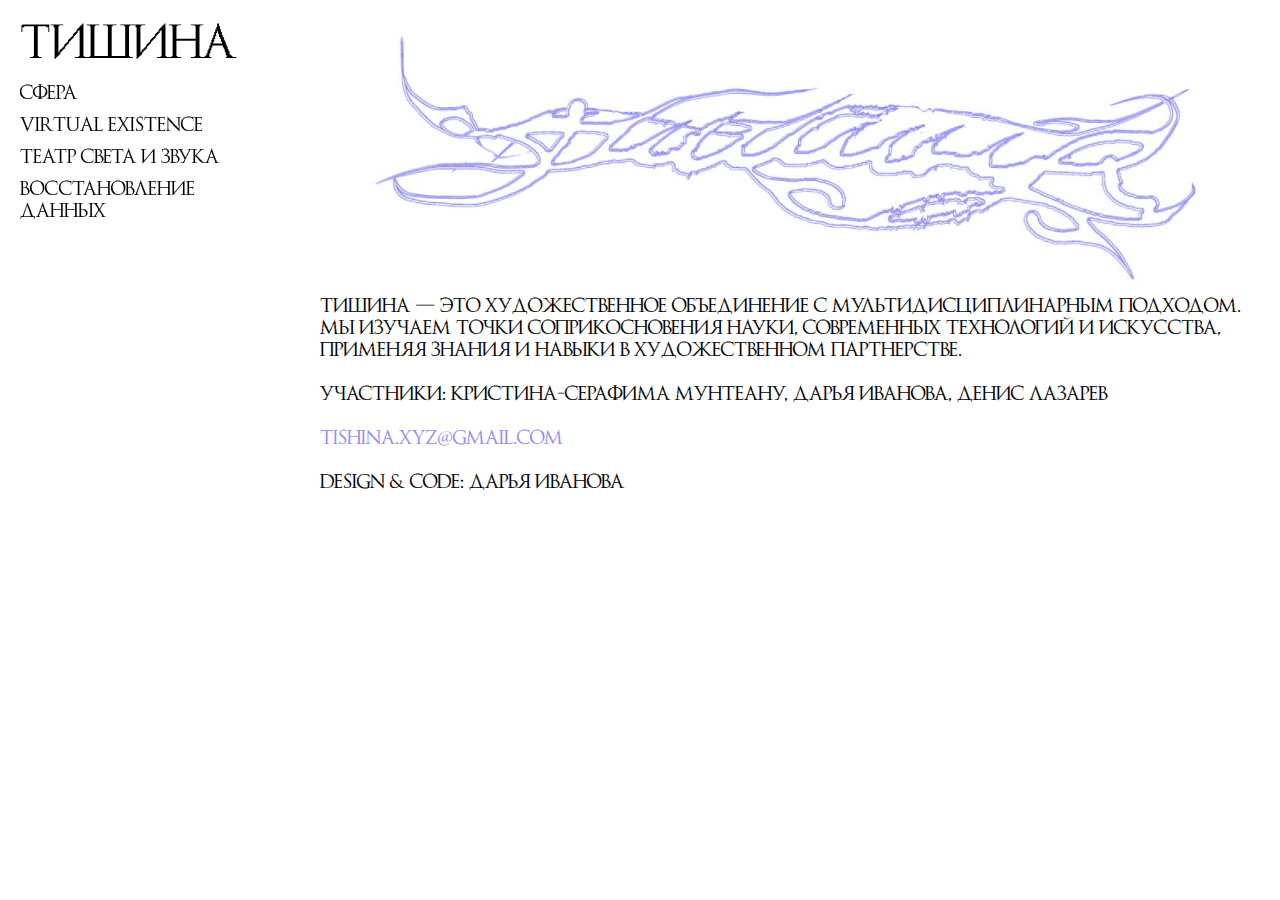
<file: index.html>
<!DOCTYPE html>
<html lang="en">
<head>
    <meta charset="UTF-8">
    <meta name="viewport" content="width=device-width, initial-scale=1.0">
    <title>tishina</title>
    <!-- <link rel="stylesheet" href="style.css"> -->
    <link rel="stylesheet" href="gpt.css">
    <link rel="icon" type="image/png" href="/img/favicon.pngs">
</head>
<body>
    <nav class="sidebar">
        <div><A HREF="index.html"><p class="class2">ТИШИНА</p></A></div>
        <div><A HREF="sphere.html">сфера</A></div>
        <div><A HREF="virtual-existence.html">virtual existence</A></div>
        <div><A HREF="arkh-theatre.html">театр света и звука</A></div>
        <div><A HREF="data-recovery.html">восстановление данных</A></div>
    </nav>
    
    <main class="content">
            <img src="img/logo.png" height="400"/> <br>
            Тишина — это художественное объединение с мультидисциплинарным подходом.
            Мы изучаем точки соприкосновения науки, современных технологий и искусства, 
            применяя знания и навыки в художественном партнерстве.
            <br><br>
            Участники: Кристина-Серафима Мунтеану, Дарья Иванова, Денис Лазарев 
            <br><br>
            <a href="mailto:tishina.xyz@gmail.com">tishina.xyz@gmail.com</a>

            <!-- Team: Darja Ivanova, Seraphima Satellite, Denis Lazarev -->
            <br><br>
            Design & Code: Дарья Иванова
    </main>
</body>
</html>
</file>
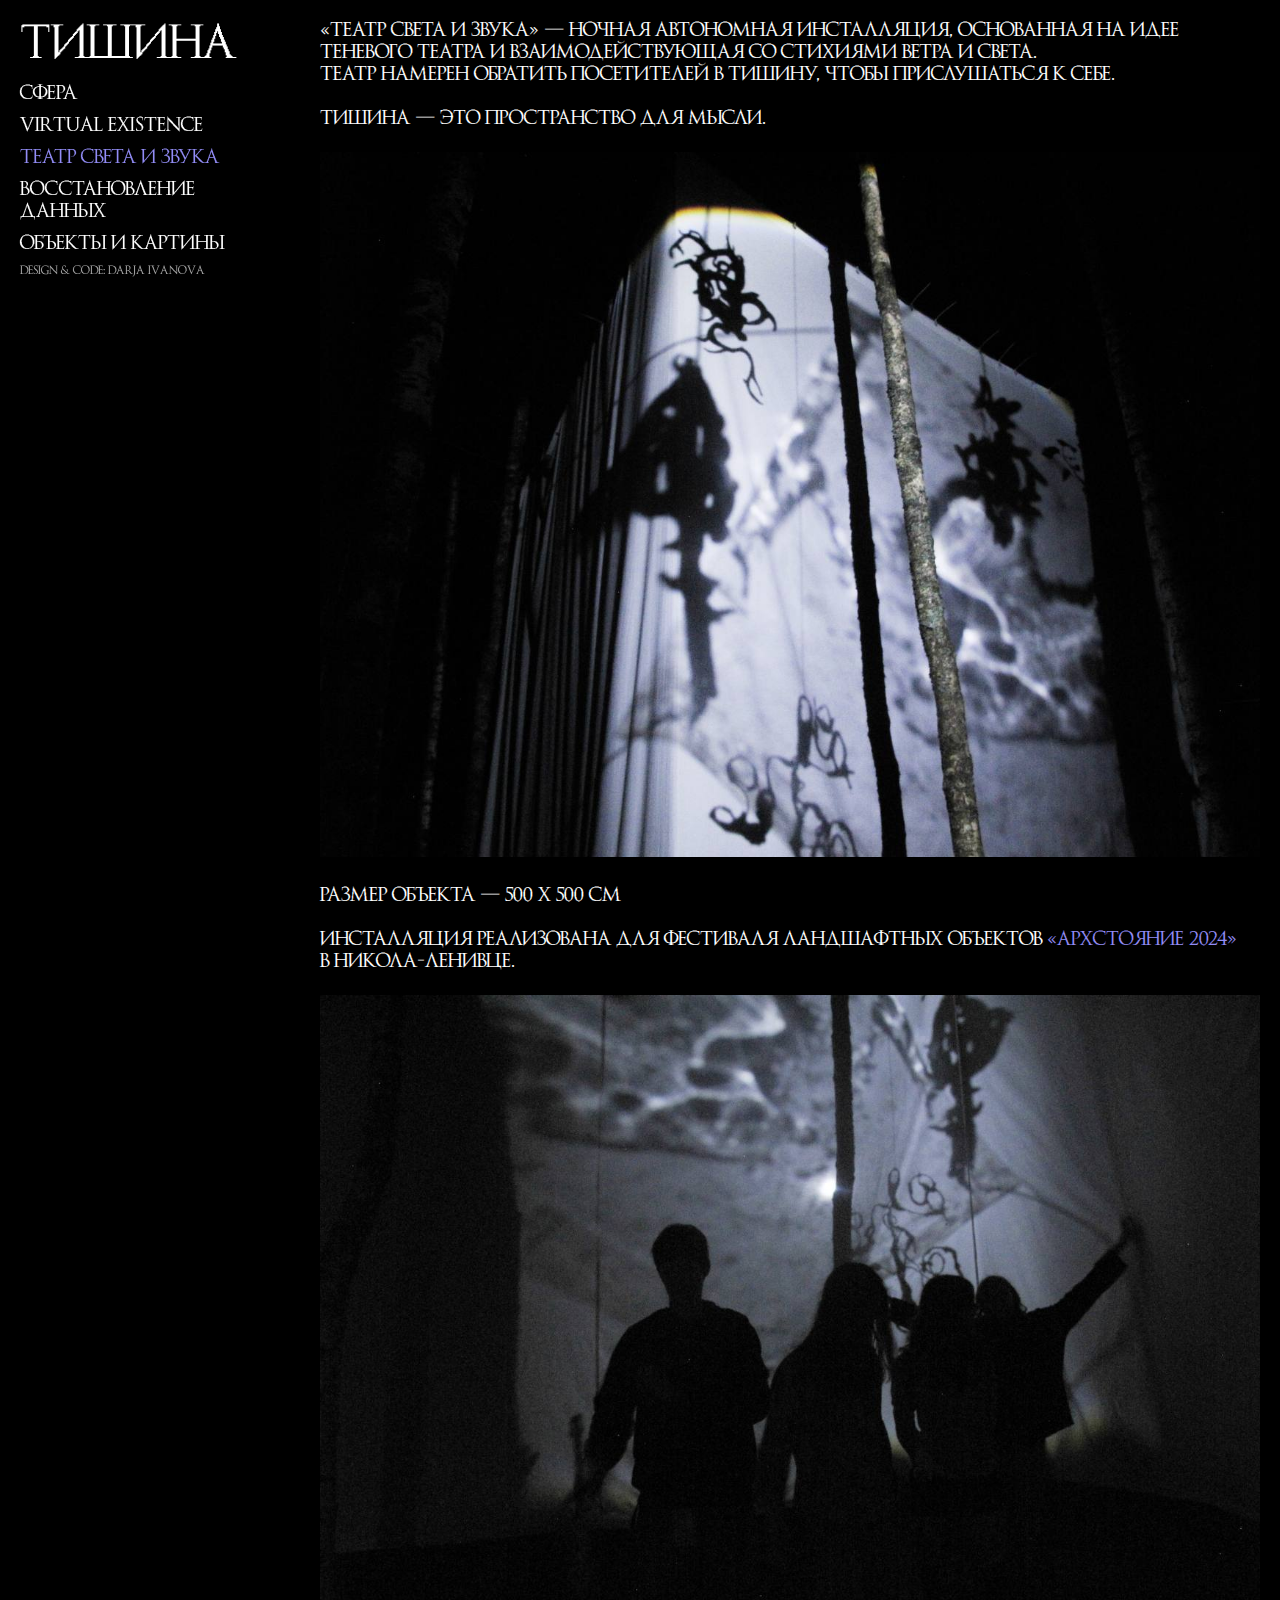
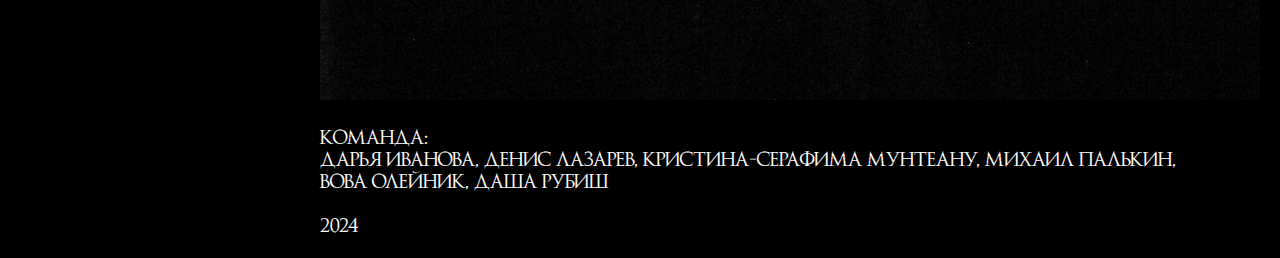
<file: arkh-theatre.html>
<!DOCTYPE html>
<html lang="en">
<head>
    <meta charset="UTF-8">
    <meta name="viewport" content="width=device-width, initial-scale=1.0">
    <title>Theatre</title>
    <!-- <link rel="stylesheet" href="style.css"> -->
    
    <link rel="stylesheet" href="inverted.css">
    <link rel="stylesheet" href="gpt.css">
    <link rel="icon" type="image/png" href="img/favicon3.png">
</head>
<body class="inverted">
    <nav class="sidebar"> 
        <div><A HREF="index.html" class="logo"><p class="class2">ТИШИНА</p></A></div>
        <div><A HREF="sphere.html">сфера</A></div>
        <div><A HREF="virtual-existence.html">virtual existence</A></div>
        <div><A HREF="arkh-theatre.html"class="active">театр света и звука</A></div>
        <div><A HREF="data-recovery.html">восстановление данных</A></div>
        <div><A HREF="paintings.html">объекты и картины</A></div>
        <p style="font-size: 12px; color: #cccccc; white-space: nowrap;">  
            <a href="https://www.behance.net/saehel"
               target="_blank"
               style="color: #aaaaaa; text-decoration: none;"
               onmouseover="this.style.color='#000';"
               onmouseout="this.style.color='#aaaaaa';">
               Design & Code: Darja Ivanova
            </a>
          </p>
    </nav>
    <main class="content">
        «театр света и звука» — ночная автономная инсталляция, основанная на идее теневого театра 
        и взаимодействующая со стихиями ветра и света. <br>
        театр намерен обратить посетителей в тишину, чтобы прислушаться к себе. 
        <br><br>
        тишина — это пространство для мысли.
        <br><br>
        <img src="img/arkh/arkh_main.jpg" alt="arkhstoyanie Theatre" width="100%"/> <br>
        <br>
        Размер объекта — 500 х 500 см 
        <br><br>
        Инсталляция реализована для фестиваля ландшафтных объектов 
        <A HREF="arkh-theatre.html"class="active">«Архстояние 2024»</A> в Никола-Ленивце.
        <br><br>
        <img src="img/arkh/last.jpg" alt="arkhstoyanie Theatre" width="100%"/> 
        <br><br>
        команда: <br>
        Дарья Иванова,
        Денис Лазарев,
        Кристина-Серафима Мунтеану,
        Михаил Палькин,
        Вова Олейник,
        Даша Рубиш
        <br><br>
        2024
    </main>
           
</body>
</html>
</file>
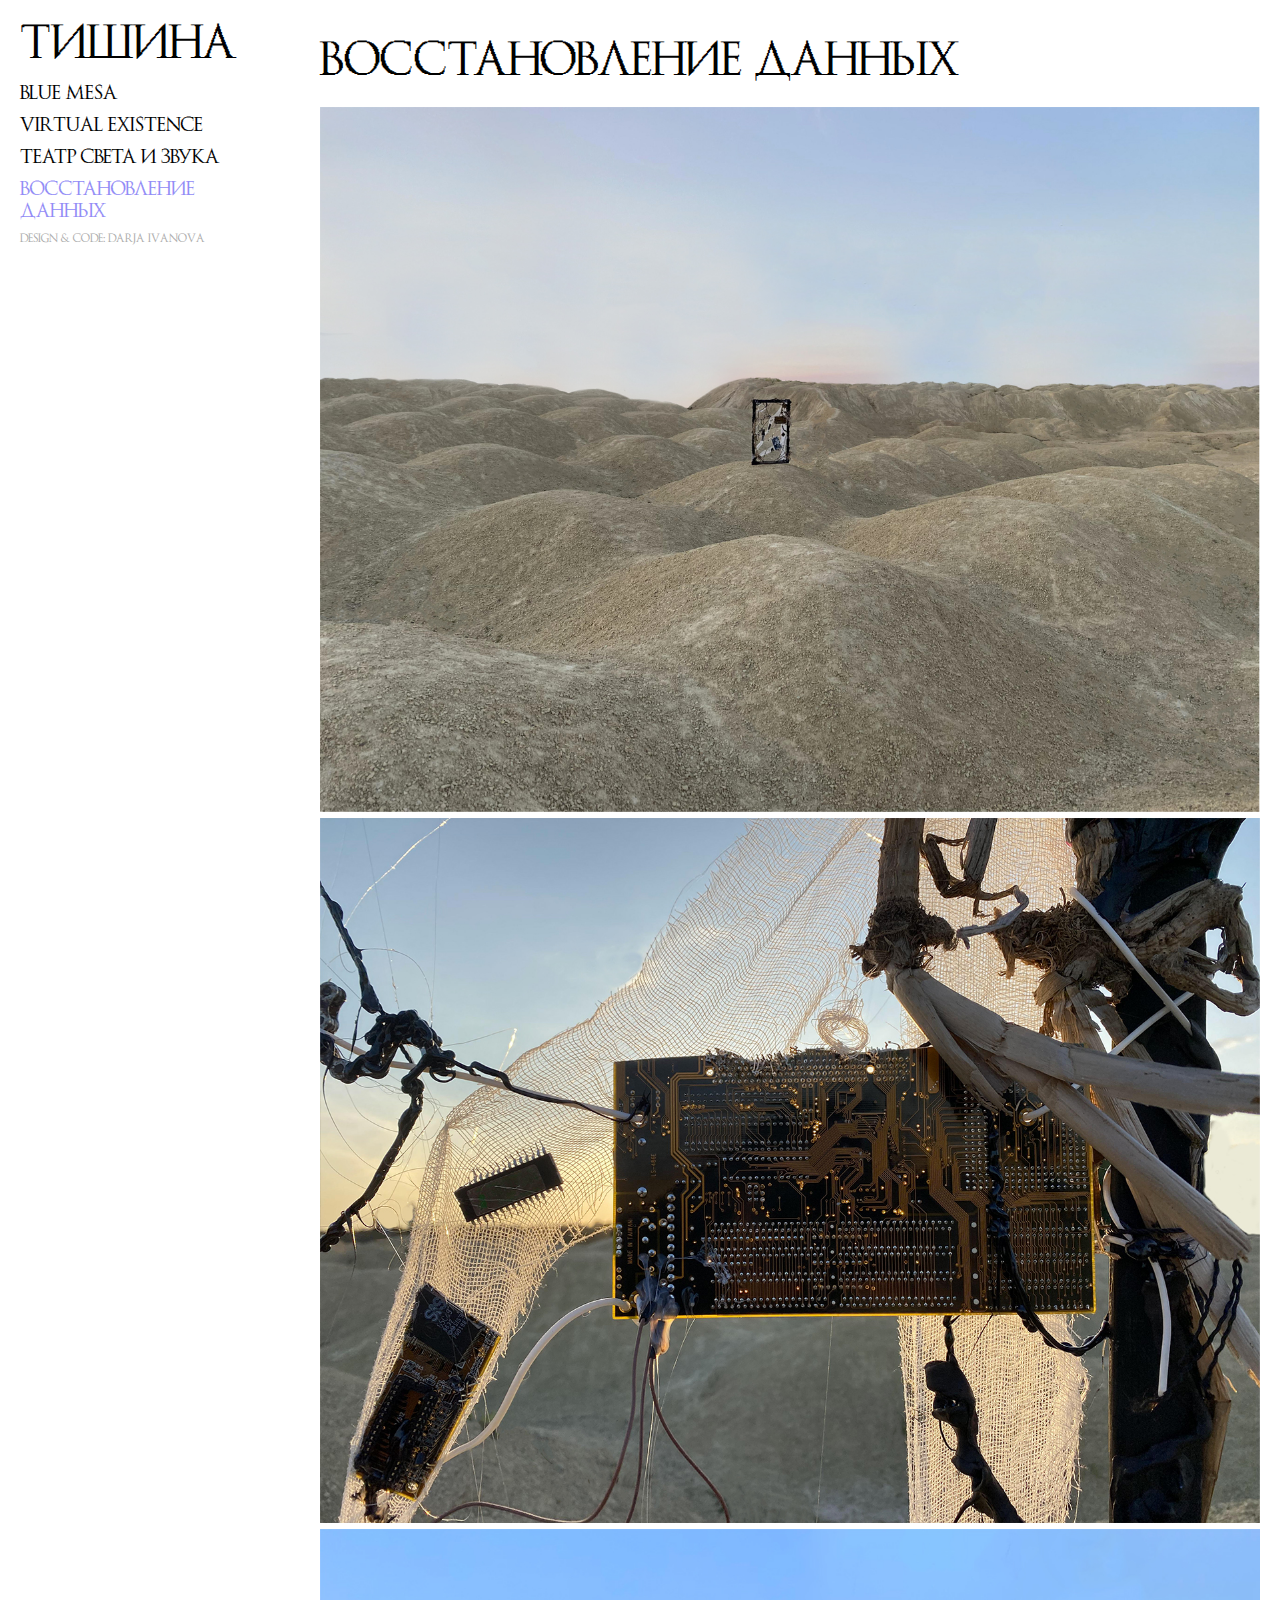
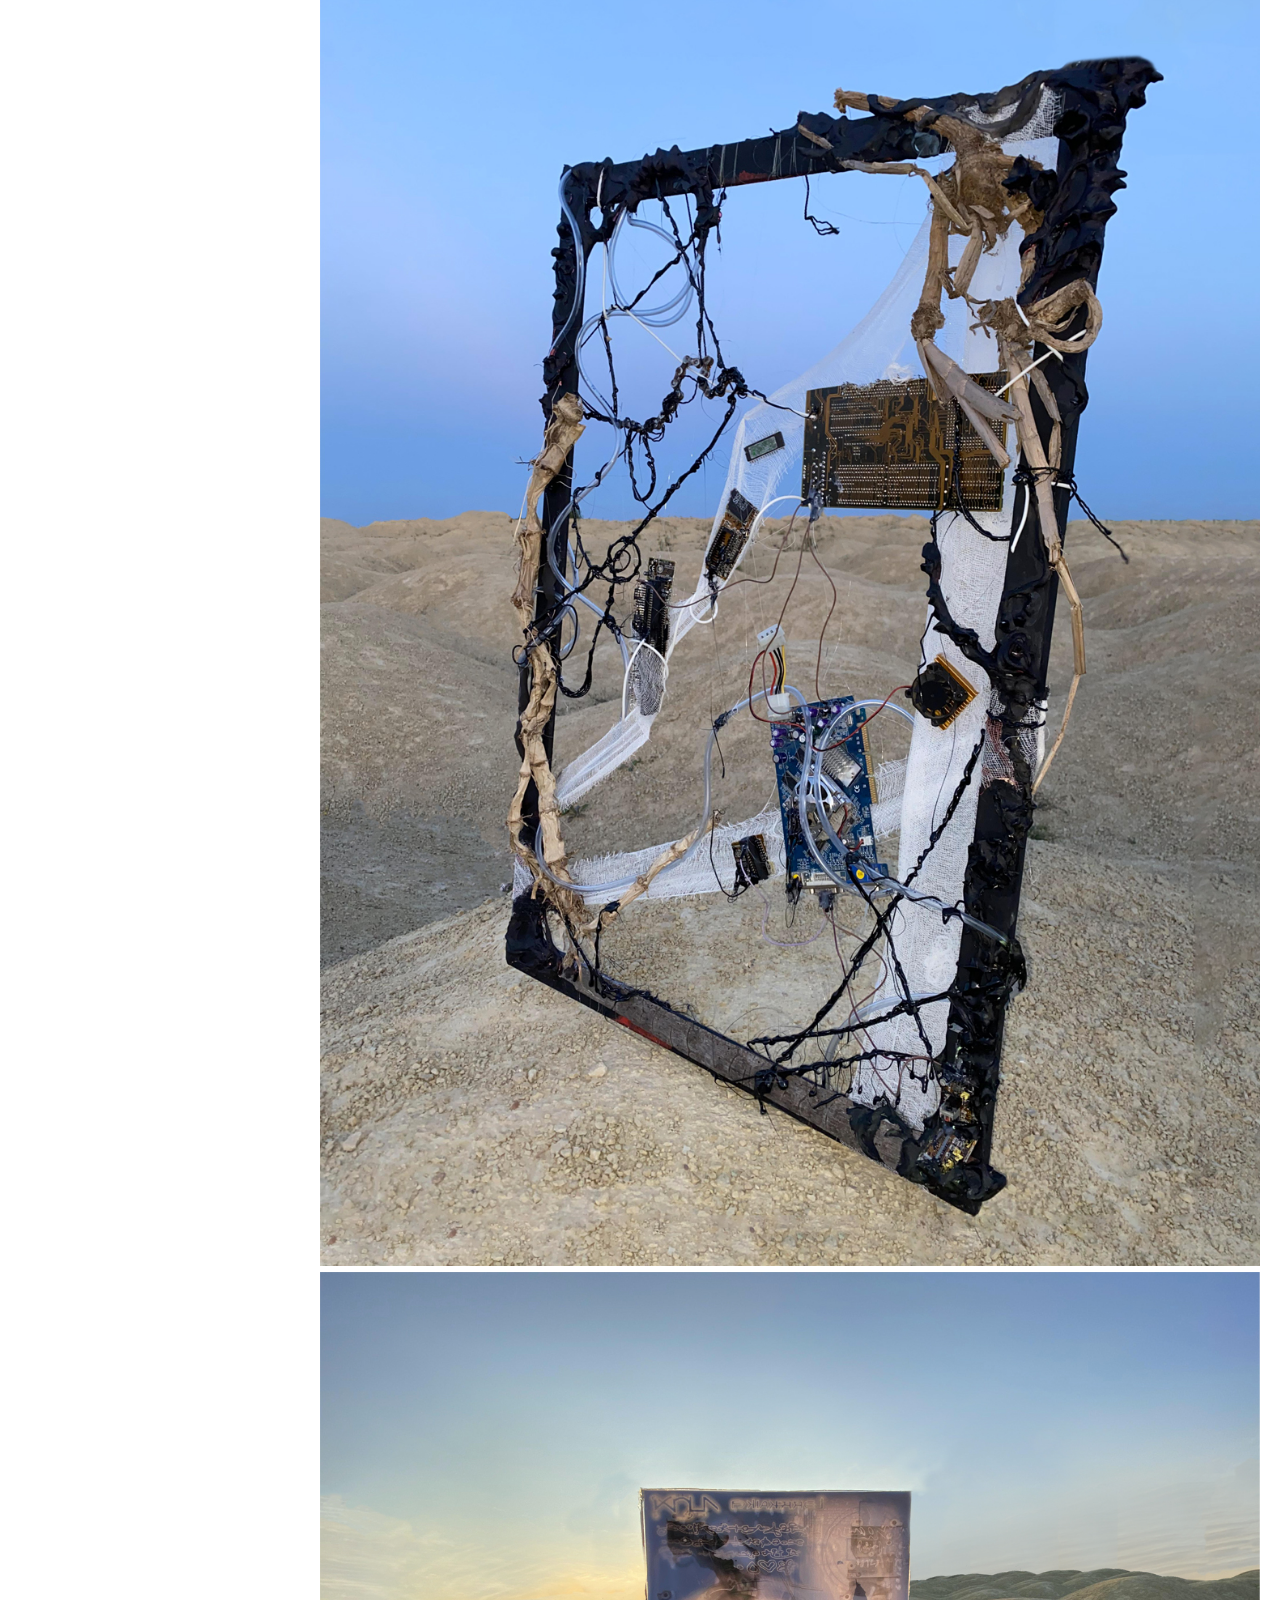
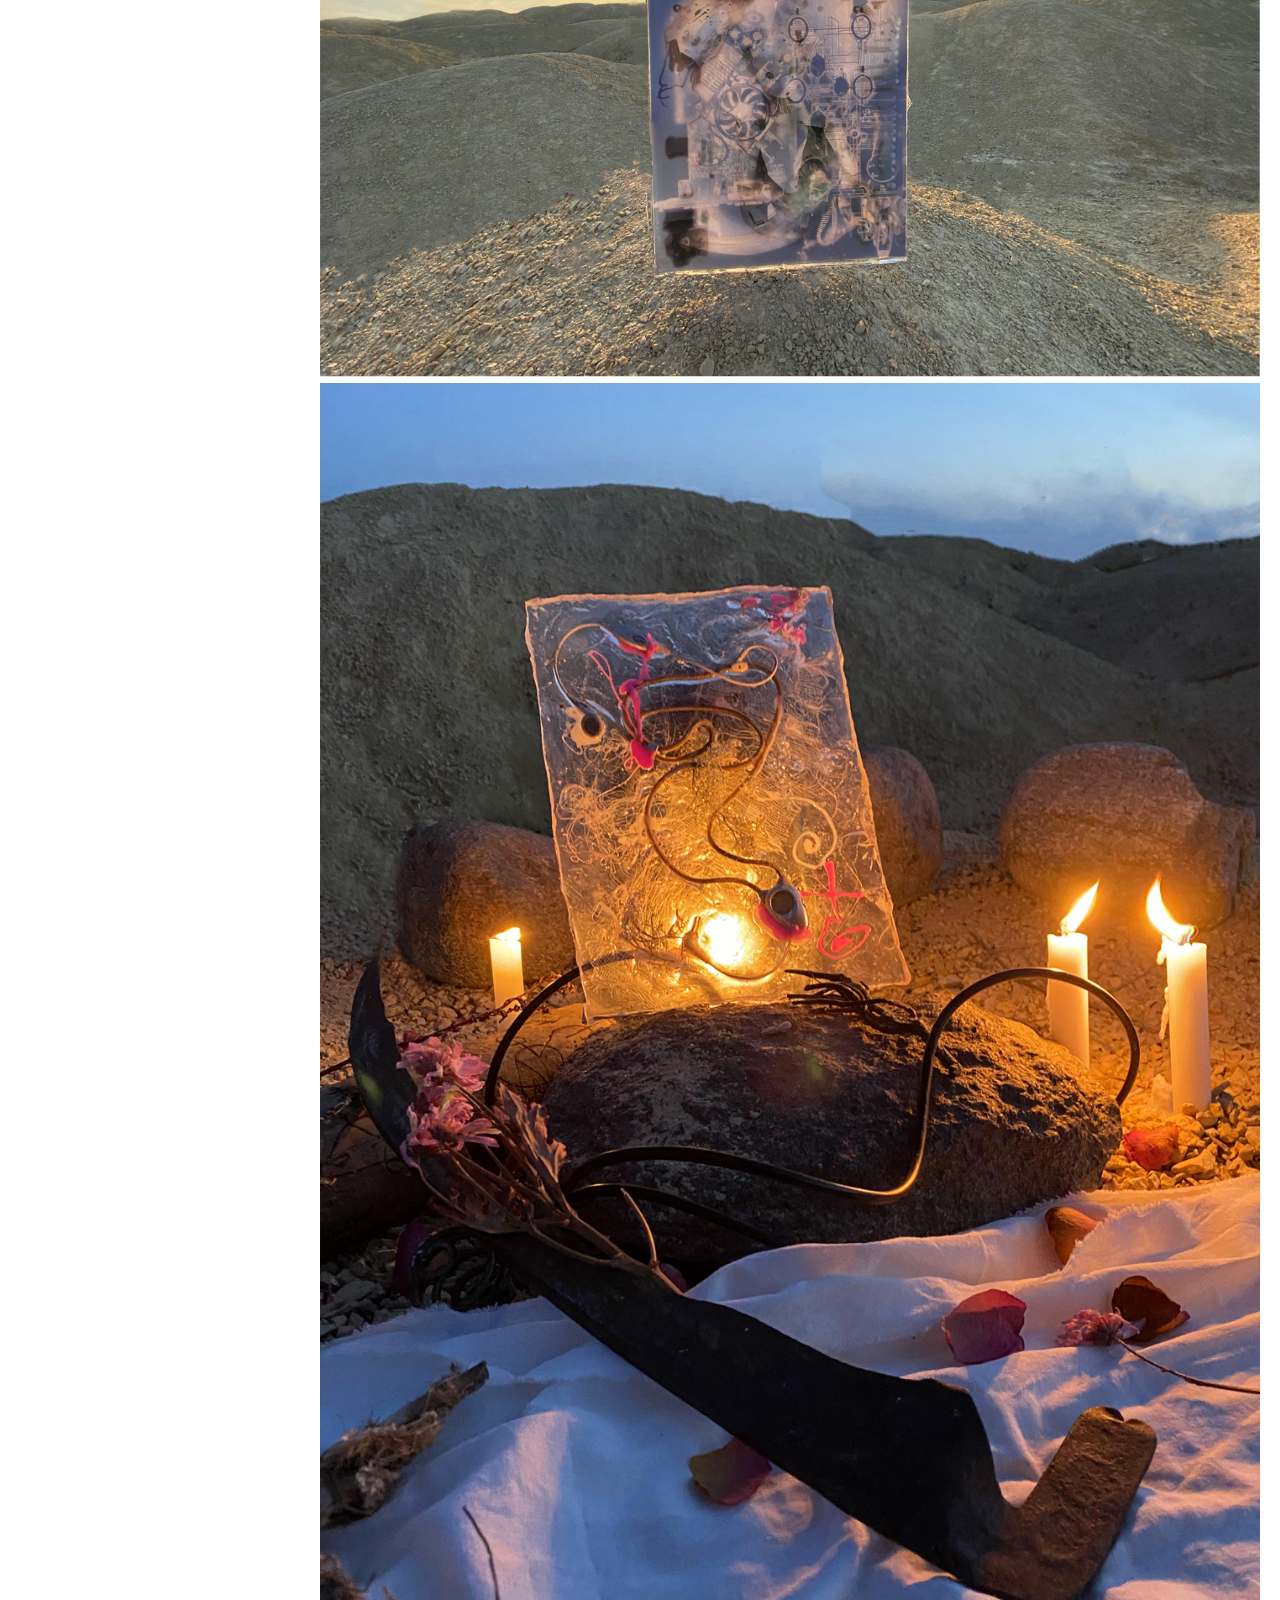
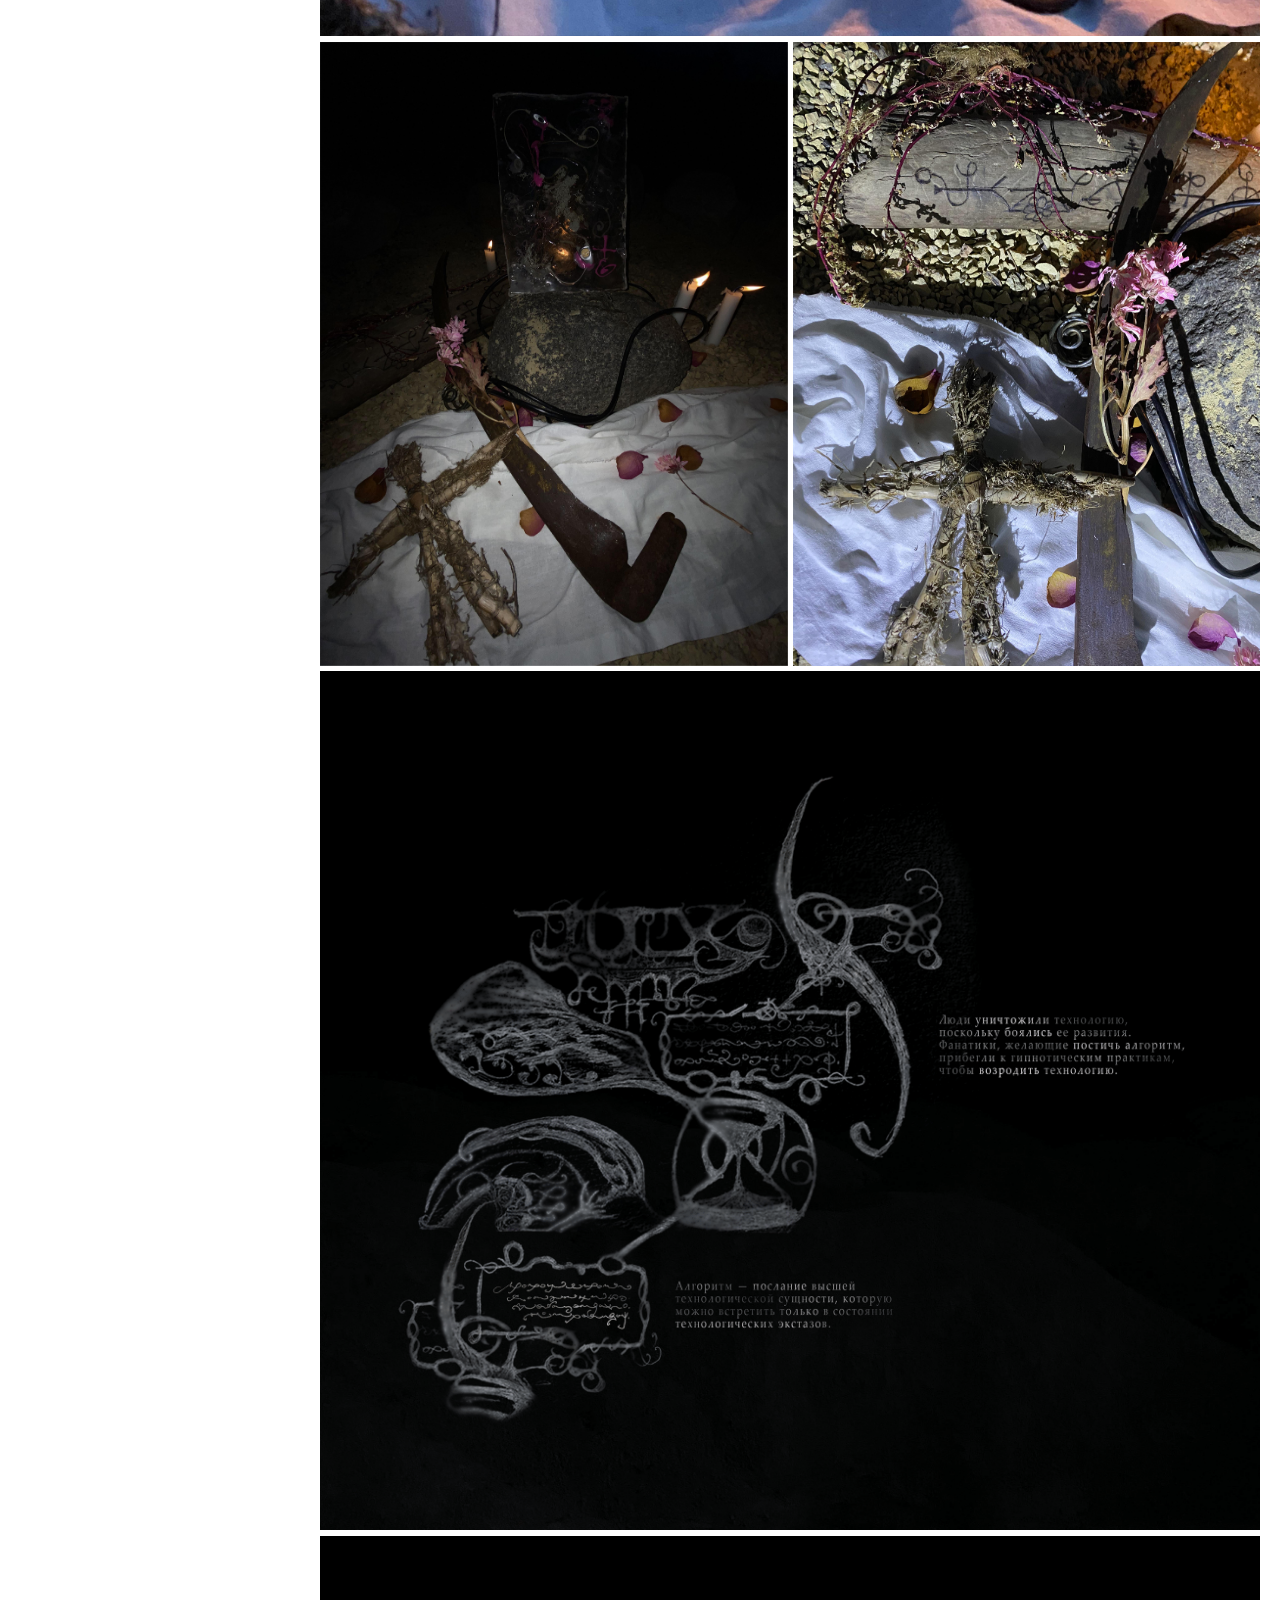
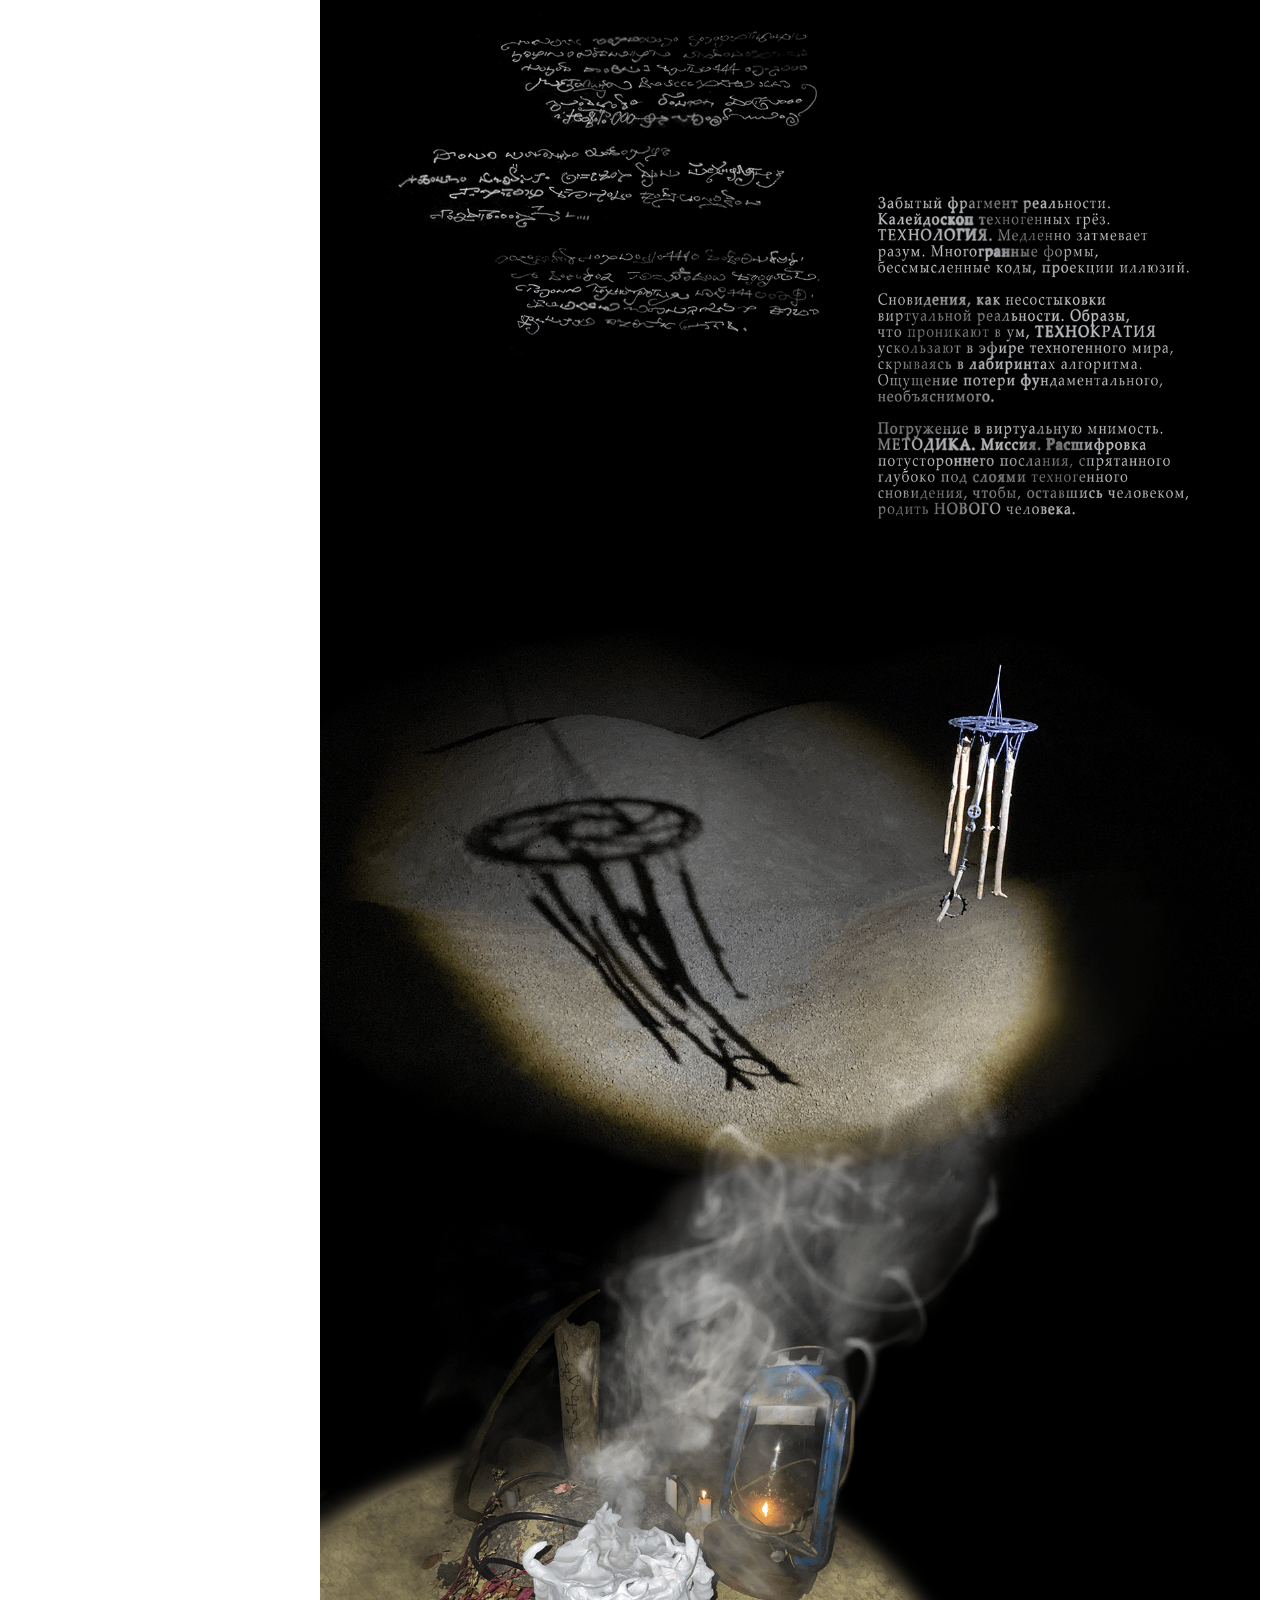
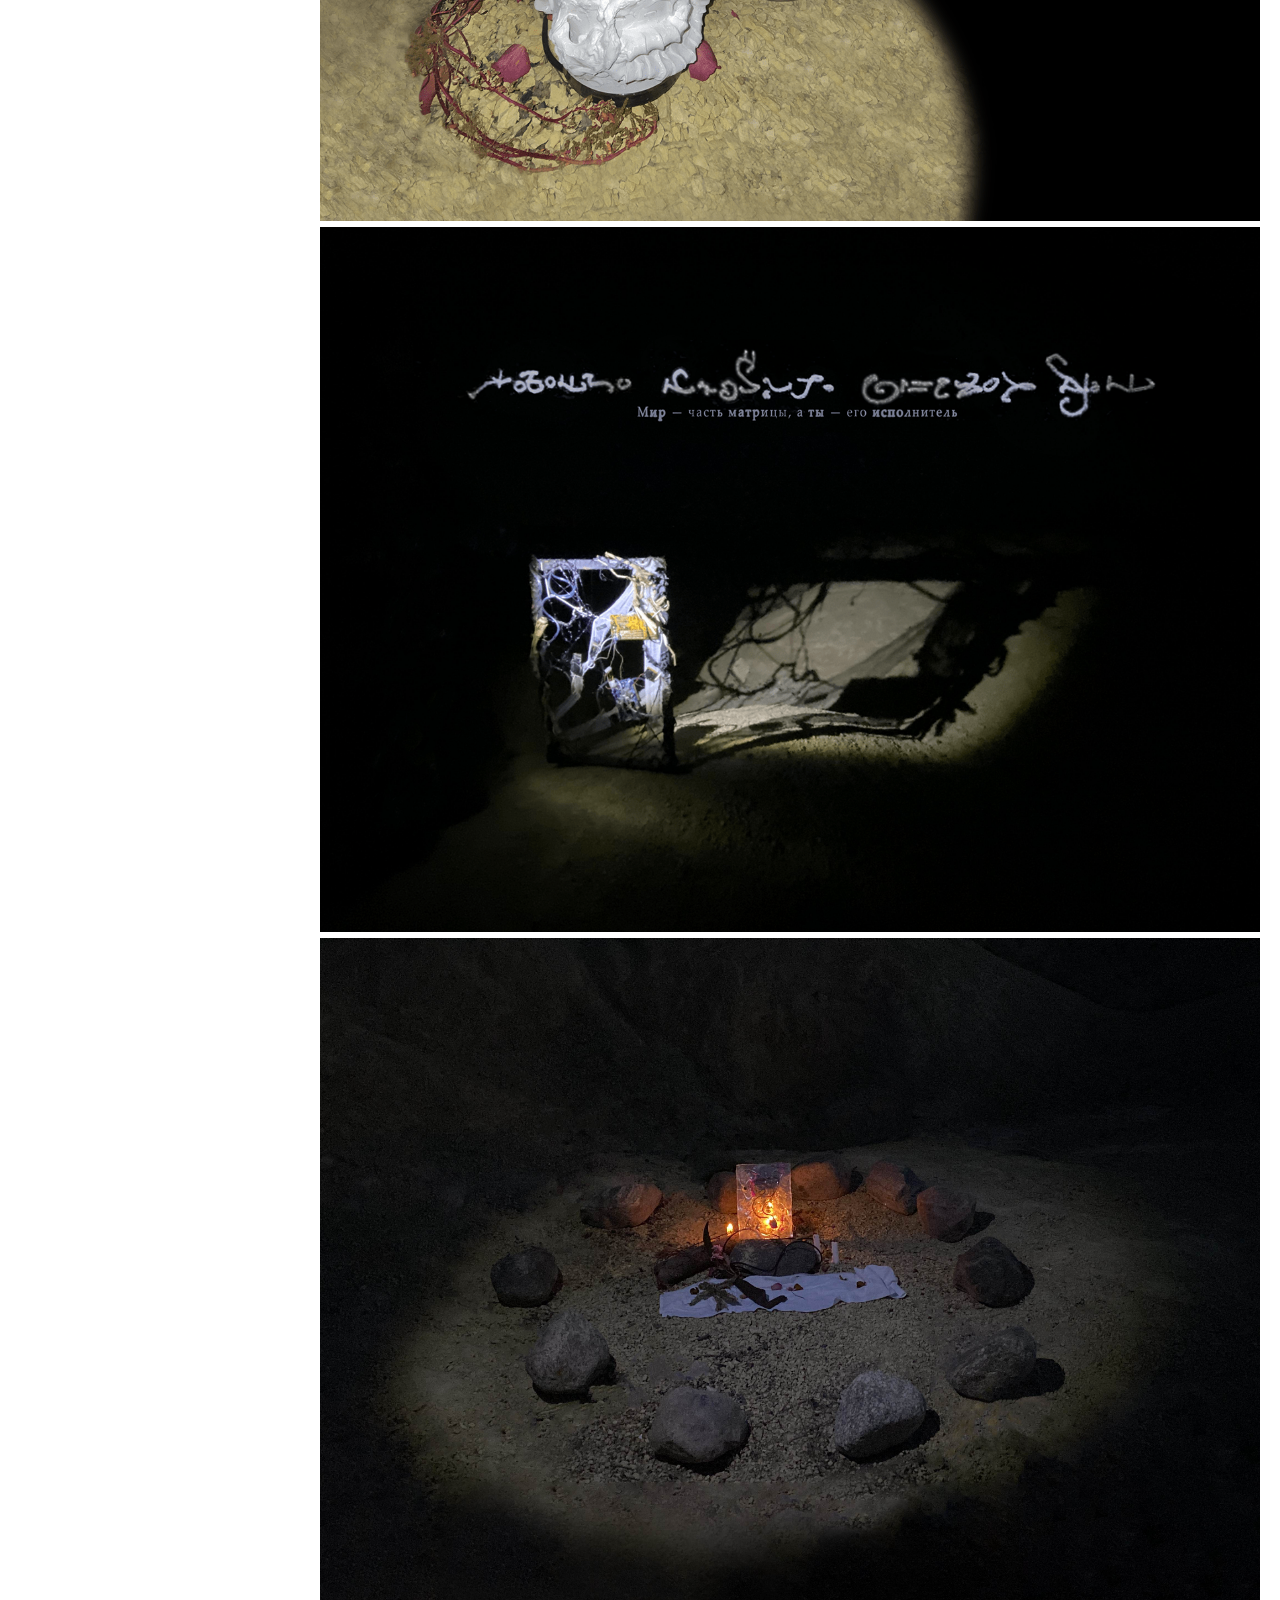
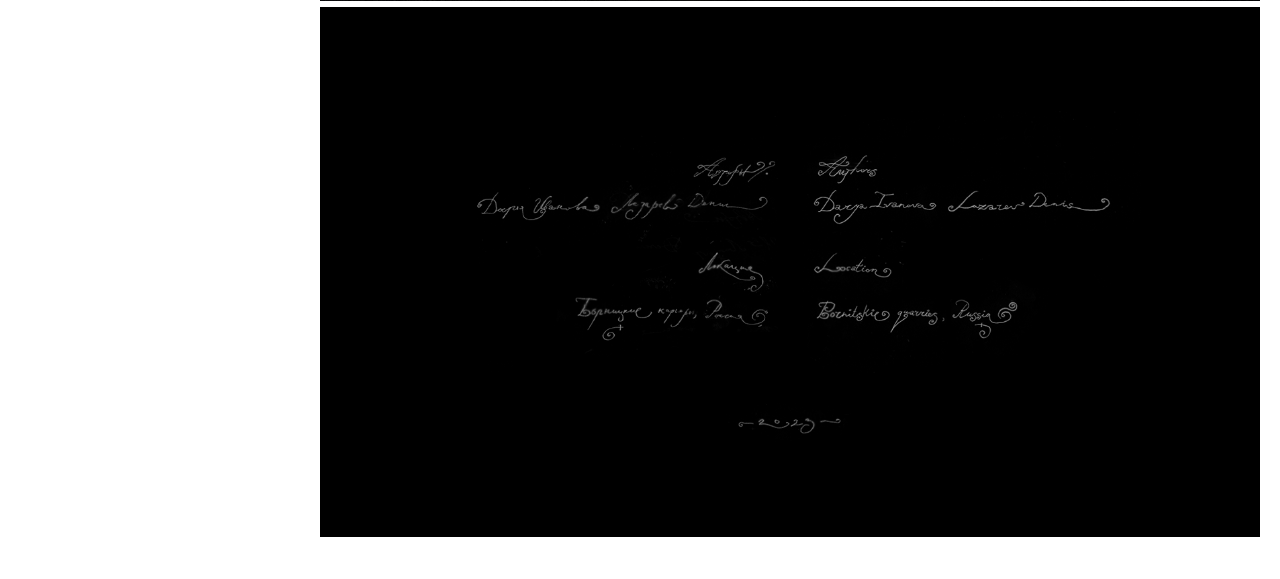
<file: data-recovery.html>
<!DOCTYPE html>
<html lang="en">
<head>
    <meta charset="UTF-8">
    <meta name="viewport" content="width=device-width, initial-scale=1.0">
    <title>Восстановление Данных</title>
    <!-- <link rel="stylesheet" href="style.css"> -->
    <link rel="stylesheet" href="gpt.css">
    <link rel="stylesheet" href="inverted-recovery.css">
    <link rel="icon" type="image/png" href="img/favicon3.png">
    
</head>
<body>
    <nav class="sidebar"> 
        <div><A HREF="index.html" class="logo"><p class="class2">ТИШИНА</p></A></div>
        <!-- <div><A HREF="sphere.html">сфера</A></div> -->
        <div><A HREF="blue-mesa.html">blue mesa</A></div>
        <div><A HREF="virtual-existence.html">virtual existence</A></div>
        <div><A HREF="arkh-theatre.html">театр света и звука</A></div>
        <div><A HREF="data-recovery.html"class="active">восстановление данных</A></div>
        <!-- <div><A HREF="paintings.html">объекты и картины</A></div> -->
        <p style="font-size: 12px; color: #cccccc; white-space: nowrap;">  
            <a href="https://www.behance.net/saehel"
               target="_blank"
               style="color: #aaaaaa; text-decoration: none;"
               onmouseover="this.style.color='#000';"
               onmouseout="this.style.color='#aaaaaa';">
               Design & Code: Darja Ivanova
            </a>
          </p>
    </nav>
    <main class="content">
        <p class="class2">восстановление данных</p>

        <img src="img/data recovery/nebo.jpg" alt="">
        <img src="img/data recovery/nebo crop.jpg" alt="">
        <img src="img/data recovery/rama light.jpg" alt="">
        <img src="img/data recovery/transparent.jpg" alt="">
        <img src="img/data recovery/altar crop 2.jpg" alt="">
        <!-- <img src="img/data recovery/sleep.jpg" alt=""> -->
        
        <div style="display: flex; gap: 5px; margin-bottom: 5px">
            <img src="img/data recovery/altar dark.jpg" alt="sphere poster" style="width: calc(50% - 2.5px);">
            <img src="img/data recovery/altar dark details.jpg" alt="sphere poster" style="width: calc(50% - 2.5px);">
        </div>

        <img src="img/data recovery/text.png" alt="">
        <img src="img/data recovery/sleep2.png" alt="">
        <!-- <img src="img/data recovery/isparitel 2.jpg" alt=""> -->
        <!-- <img src="img/data recovery/rose.jpg" alt=""> -->
        <!-- <img src="img/data recovery/rose w text.png" alt=""> -->
        <img src="img/data recovery/part of matrix2.png" alt="">
        <img src="img/data recovery/altar.jpg" alt="">
        <img src="img/data recovery/credits.png" alt="">
        <!-- Алтари из металла и кибернетики, забытых атрибутов и осколков артефактов. 
        Молитвы — звуки машинных кодов и алгоритмов, симфонии из электронных импульсов. 
        Воскрешение технологической души, живущей в глубинах машин.-->
        <br>
        <!-- <div class="footer">2023</div> -->
    </main>
           


   <script>
document.addEventListener("DOMContentLoaded", () => {
    const triggerImage = document.querySelector('img[src="img/data recovery/altar crop 2.jpg"]');

    if (!triggerImage) {
        console.warn("Не найдено изображение-триггер.");
        return;
    }

    const updateTheme = () => {
        const triggerTop = triggerImage.getBoundingClientRect().top + window.scrollY;
        const scrollY = window.scrollY;

        if (scrollY >= triggerTop) {
            // Прокрутили ниже изображения — включаем тёмную тему
            document.body.classList.add('inverted');
        } else {
            // Выше изображения — светлая тема
            document.body.classList.remove('inverted');
        }
    };

    // Вызываем при загрузке и при скролле
    updateTheme();
    window.addEventListener('scroll', updateTheme);
});
</script>

</body>
</html>
</file>
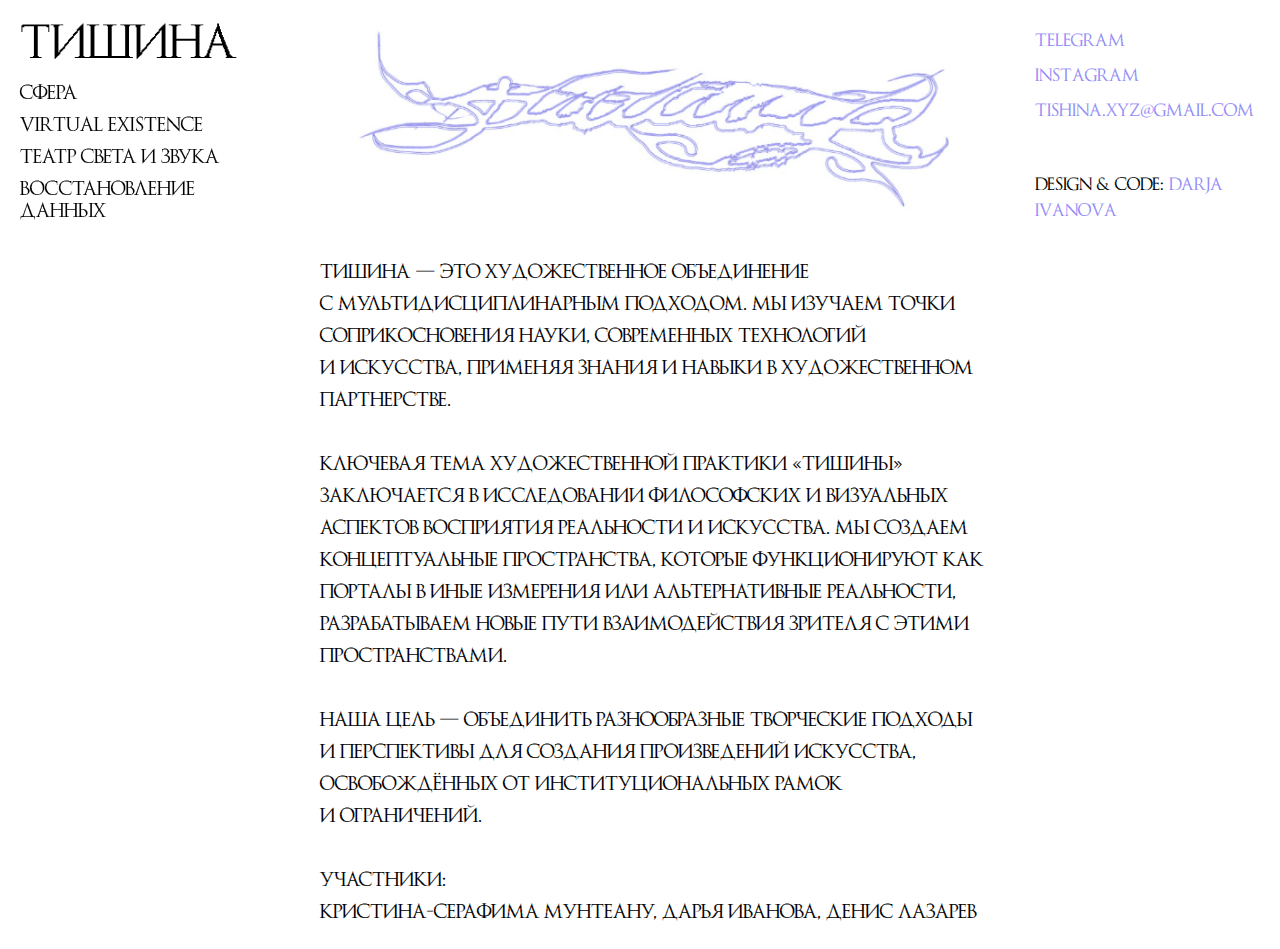
<file: test.html>
<!DOCTYPE html>
<html lang="en">
<head>
    <meta charset="UTF-8">
    <meta name="viewport" content="width=device-width, initial-scale=1.0">
    <title>tishina</title>
    <!-- <link rel="stylesheet" href="style.css"> -->
    <link rel="stylesheet" href="gpt.css">
    <link rel="icon" type="image/png" href="img/favicon3.png">
</head>
<body>
    <nav class="sidebar">
        <div><A HREF="index.html"><p class="class2">ТИШИНА</p></A></div>
        <div><A HREF="sphere.html">сфера</A></div>
        <div><A HREF="virtual-existence.html">virtual existence</A></div>
        <div><A HREF="arkh-theatre.html">театр света и звука</A></div>
        <div><A HREF="data-recovery.html">восстановление данных</A></div>
    </nav>

<main class="content">
    <div class="two-columns">
      <!-- Левая колонка: основной текст -->
      <div class="left-column">
        <img src="img/logo.png" height="400"/> <br><br>
        ТИШИНА — это художественное объединение с мультидисциплинарным подходом. 
        Мы изучаем точки соприкосновения науки, современных технологий и искусства, 
        применяя знания и навыки в художественном партнерстве.
        <br><br>
        Ключевая тема художественной практики «тишины» заключается в исследовании философских 
        и визуальных аспектов восприятия реальности и искусства. 
        Мы создаем концептуальные пространства, которые функционируют как порталы 
        в иные измерения или альтернативные реальности, разрабатываем новые пути взаимодействия 
        зрителя с этими пространствами.
        <br><br>
        Наша цель — объединить разнообразные творческие подходы и перспективы для создания произведений искусства, освобождённых от институциональных рамок и ограничений. 
        <br><br>
        Участники: 
        <br>Кристина-Серафима Мунтеану, Дарья Иванова, Денис Лазарев 
      </div>
  
      <!-- Правая колонка: ссылки -->
      <div class="right-column">
        <p><a href="https://t.me/tishina0000com">telegram</a></p>
        <p><a href="https://www.instagram.com/tishina.0000/">Instagram</a></p>
        <p><a href="mailto:tishina.xyz@gmail.com">tishina.xyz@gmail.com</a></p>
        <br>
        <p>Design & Code: <a href="https://www.behance.net/saehel" target="_blank">Darja Ivanova</a></p>
      </div>
    </div>
  </main>
</body>
</html>
</file>
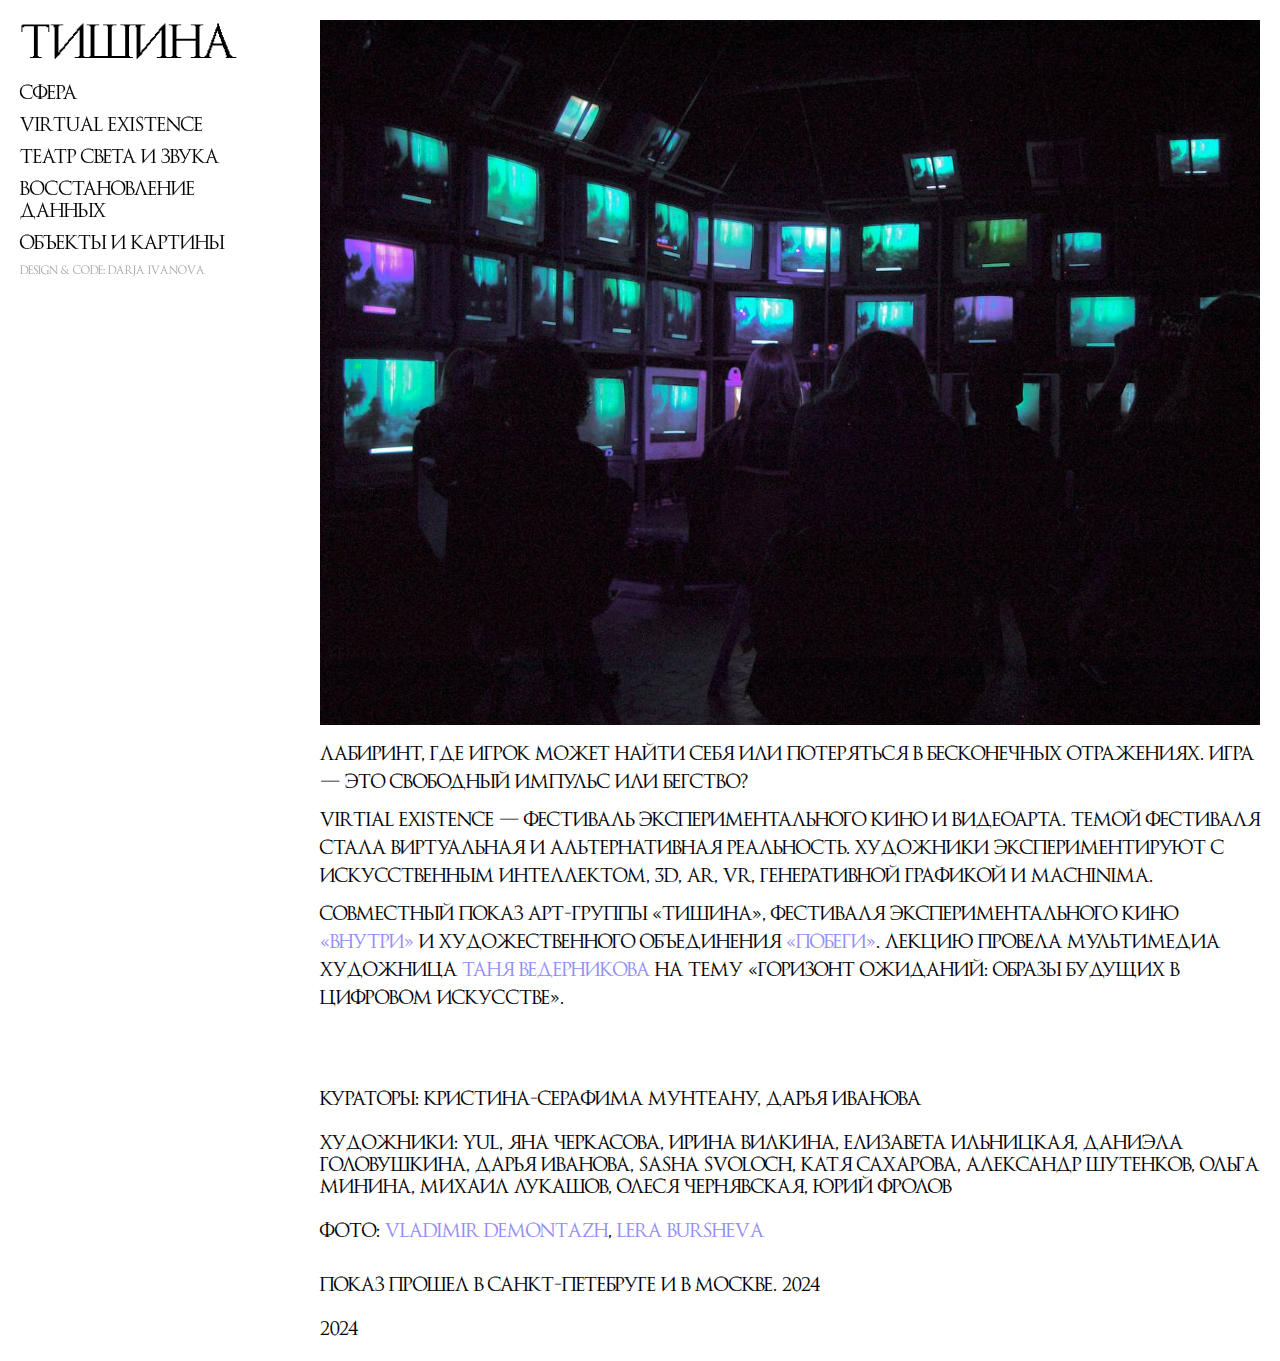
<file: virtual-existence.html>
<!DOCTYPE html>
<html lang="ru">
<head>
    <meta charset="UTF-8">
    <meta name="viewport" content="width=device-width, initial-scale=1.0">
    <title>Virtual Existence</title>
    
    <link rel="stylesheet" href="gpt.css">
    <!-- <link rel="stylesheet" href="style.css"> -->
    <link rel="icon" type="image/png" href="img/favicon3.png">
</head>
<body>

    <nav class="sidebar">
        <div><A HREF="index.html"><p class="class2">ТИШИНА</p></A></div>
        <div><A HREF="sphere.html">сфера</A></div>
        <div><A HREF="virtual-existence.html">virtual existence</A></div>
        <div><A HREF="arkh-theatre.html">театр света и звука</A></div>
        <div><A HREF="data-recovery.html">восстановление данных</A></div>
        <div><A HREF="paintings.html">объекты и картины</A></div>
        <p style="font-size: 12px; color: #cccccc; white-space: nowrap;">  
            <a href="https://www.behance.net/saehel"
               target="_blank"
               style="color: #aaaaaa; text-decoration: none;"
               onmouseover="this.style.color='#000';"
               onmouseout="this.style.color='#aaaaaa';">
               Design & Code: Darja Ivanova
            </a>
          </p>
    </nav>

    <main class="content">
        <img src="img/virtual1.jpg" alt="virtual existence" width="100%"/> <br>
            
                <p>Лабиринт, где игрок может найти себя или потеряться в бесконечных отражениях. 
                Игра — это свободный импульс или бегство?</p>
                
                <p>Virtial Existence — Фестиваль экспериментального кино и видеоарта. Темой фестиваля стала виртуальная 
                и альтернативная реальность.
                Художники экспериментируют с искусcтвенным интеллектом, 3D, AR, VR, 
                генеративной графикой и machinima.</p>

                <p>Совместный показ арт-группы «Тишина», фестиваля экспериментального кино <a href="https://t.me/vnutri_fest" target="_blank">«Внутри»</a> 
                и художественного объединения <a href="https://t.me/pobegiles" target="_blank">«Побеги»</a>.
                Лекцию провела мультимедиа художница <a href="https://blazar.art/participants/tanya-maksina/" target="_blank">Таня Ведерникова</a>
                на тему «Горизонт ожиданий: Образы будущих в цифровом искусстве».</p>
            <br><br>
            <br>
            Кураторы: Кристина-Серафима Мунтеану, Дарья Иванова
            <br><br>
            Художники: Yul, Яна Черкасова, Ирина Вилкина, Елизавета Ильницкая, Даниэла Головушкина, Дарья Иванова, Sasha Svoloch, Катя Сахарова, Александр Шутенков, Ольга Минина, Михаил Лукашов, Олеся Чернявская, Юрий Фролов
            <br><br>
            Фото: <a href="https://www.instagram.com/__vladimir_demontazh__?igsh=MXc2ZjIxczBwMTVpcQ==" target="_blank">Vladimir Demontazh</a>,
                  <a href="https://www.instagram.com/hearingrange/" target="_blank">Lera Bursheva</a></p></p>
            <br>
            показ прошел в Санкт-Петебруге и в Москве. 2024
            <br><br>
            2024
</file>
<file: style.css>
@font-face {
    font-family: Truin;
    src: url(fonts/Truin-Regular.ttf); 

    
  } h1 {
    font-family: Truin, 'Truin';
    font-size: 250%;
  }

  body {
    font-size: 26px; /* Или любой нужный размер */
}


        * {
            margin: 0;
            padding: 0;
            box-sizing: border-box;
        }

        body {
            display: flex;
            font-family: Truin;
            src: url(fonts/Truin-Regular.ttf);
            background-color: #fff;
            color: #000;
        }

        .sidebar {
            width: 350px;
            padding: 20px;
            position: fixed; /* Фиксируем sidebar */
            left: 0px; /* Отступ слева */
            top: 0; /* Фиксируем сверху */
            height: 100vh; /* Полная высота экрана */
        }

        .sidebar h1 {
            font-size: 20px;
            font-weight: bold;
            margin-bottom: 20px;
        }

        .sidebar a {
            display: block;
            text-decoration: none;
            color: black;
            margin-bottom: 10px;
        }

        .sidebar a:hover {
            font-weight: bold;
        }

        .content {
            margin-left: 440px; /* 100px (отступ sidebar) + 220px (ширина sidebar) */
            flex-grow: 1;
            max-width: 800px;
            padding: 40px;
        }

        .content h2 {
            font-size: 22px;
            margin-bottom: 10px;
        }

        .content p {
            line-height: 1.6;
            margin-bottom: 10px;
        }

        .content img {
            width: 100%;
            height: auto;
            margin-top: 20px;
        }

        @media (max-width: 768px) {
            body {
                flex-direction: column;
            }

            .sidebar {
                width: 100%;
                text-align: center;
            }
        }

        a {
            text-decoration: none; /* Убираем подчеркивание */
            color: #928CF6; /* Цвет ссылки */
        }

        ::selection {
            background-color: #928CF6; /* Фон выделенного текста */
            color: #fff; /* Цвет самого текста */
        }
</file>
<file: gpt.css>
@font-face {
  font-family: Truin;
  src: url(fonts/Truin-Regular.ttf);
}

h1 {
  font-family: Truin, 'Truin', sans-serif;
  font-size: 250%;
}

p.class2 { font-size: 48px; }

body {
  font-size: 20px;
  display: flex;
  font-family: Truin, sans-serif;
  background-color: #fff;
  color: #000;
}

* {
  margin: 0;
  padding: 0;
  box-sizing: border-box;
}


.sidebar {
  width: 280px; /* Возвращаю твое значение */
  padding: 20px;
  position: fixed;
  left: 0; /* Убрал отступ слева */
  top: 0;
  height: 100vh;
}

.sidebar h1 {
  font-size: 22px;
  font-weight: bold;
  margin-bottom: 20px;
}

.sidebar a.logo {
  color: #000 !important;
}

/* .sidebar a { 
  display: block;
  text-decoration: none;
  color: rgb(92, 92, 92);
  margin-bottom: 10px;
 } */

/* Ссылки в навигации */
.sidebar a {
  display: block;
  text-decoration: none;
  color: #000000; /* серый по умолчанию */
  margin-bottom: 10px;
  transition: color 0.2s ease;
}


/* .sidebar a:hover { */
  /* font-weight: bold; */
/* } */


/* При наведении — черный, без жирного */
.sidebar a:hover {
  color: #928CF6;
  font-weight: normal;
}

/* Активный пункт (черный) */
.sidebar a.active {
  color: #928CF6;
  font-weight: normal;
}

.content {
  margin-left: 300px; /* Ровно по ширине sidebar */
  flex-grow: 1;
  max-width: 1000px;
  padding: 20px;
}

.content h2 {
  font-size: 24px;
  margin-bottom: 10px;
}

.content p {
  line-height: 1.4;
  margin-top: 10px;
  margin-bottom: 10px;
}

.content img {
  width: 100%;
  height: auto;
  margin-top: 0px;
}

/* 📱 Медиа-запросы для адаптивности */

/* Планшеты (от 768px до 1024px) */
@media (max-width: 1024px) {
  .sidebar {
      width: 280px; /* Немного сузим sidebar */
  }

  .content {
      margin-left: 280px; /* Подстраиваем отступ */
      padding: 20px;
  }
}

/* Мобильные устройства (до 768px) */
@media (max-width: 768px) {
  body {
      flex-direction: column;
  }

  .sidebar {
      width: 100%;
      height: auto;
      position: relative;
      text-align: center;
      padding: 15px;
  }

  .content {
      margin-left: 0;
      width: 100%;
      padding: 15px;
  }

  h1 {
      font-size: 200%;
  }

  .content h2 {
      font-size: 20px;
  }

  .content p {
      font-size: 18px;
  }

  
}

/* Ссылки */
a {
  text-decoration: none;
  color: #928CF6;
}

/* Выделение текста */
::selection {
  background-color: #928CF6;
  color: #fff;
}

/* Две колонки */
.two-columns {
  display: flex;
  gap: 40px;
  align-items: flex-start;
}

/* Левая колонка — текст (65%) */
.left-column {
  flex-basis: 75%;
  font-size: 20px;
  line-height: 1.6;
}

/* Правая колонка — ссылки (35%) */
.right-column {
  flex-basis: 25%;
  font-size: 18px;
  line-height: 1.6;
}

/* 📱 Мобильные устройства */
@media (max-width: 768px) {
  .two-columns {
    flex-direction: column;
  }

  .left-column {
    order: 1;
    width: 100%;
  }

  .right-column {
    order: 2;
    width: 100%;
    padding: 20px;
  }
}


/* СОЦИАЛЬНЫЕ ССЫЛКИ ИНДЕКС ЭКРАН */
.social-links {
  display: flex;
  justify-content: space-between;
  align-items: center;
  text-align: center;
  /* padding: 20px 0; */
}

.link-left,
.link-center,
.link-right {
  flex: 1;
}

.link-center {
  text-align: center;
}

.link-left {
  text-align: left;
}

.link-right {
  text-align: right;
}

/* 📱 Мобильные устройства */
@media (max-width: 768px) {
  .social-links {
    flex-direction: column;
    align-items: center;
  }

  .social-links a {
    width: 100%;
  }
}

::selection {
  background-color: #928CF6;
  color: #fff;
}

::-moz-selection {
  background-color: #928CF6;
  color: #fff;
}

::-webkit-selection {
  background-color: #928CF6;
  color: #fff;
}
</file>
<file: inverted.css>
body.inverted {
  background-color: #000;
  color: #fff;
}

body.inverted .sidebar p.class2 {
  transition: color 0.3s ease-in-out;
  color: #fff; }

body.inverted .sidebar p.class2:hover {
 color: #928CF6; }

body.inverted .sidebar a {
  color: #fff;
}

body.inverted .sidebar a:hover {
  color: #928CF6;
}


/* Активная ссылка голубая */
body.inverted .sidebar a.active {
  color: #928CF6;
}

/* При наведении на активную — голубой */
body.inverted .sidebar a.active:hover {
  color: #928CF6;
}
</file>
<file: inverted-recovery.css>
/* ===============================
   Базовые светлые стили + transition
   =============================== */

html, body {
  background-color: #fff;
  color: #000;
  transition: background-color 0.6s ease, color 0.6s ease;
}

.content,
.sidebar {
  background-color: #fff;
  transition: background-color 0.6s ease, color 0.6s ease;
}

.sidebar a,
.sidebar p.class2 {
  color: #000;
  text-decoration: none;
  transition: color 0.4s ease;
}

/* ===============================
   Темная тема
   =============================== */
body.inverted,
html.inverted {
  background-color: #000;
  color: #fff;
}

body.inverted .content {
  background-color: #000;
}

body.inverted .sidebar {
  background-color: #000;
}

body.inverted .sidebar a {
  color: #fff;
}

body.inverted .sidebar a.active,
body.inverted .sidebar a:hover {
  color: #928CF6;
}

body.inverted .sidebar p.class2 {
  color: #fff;
}

body.inverted .sidebar p.class2:hover {
  color: #928CF6;
}

/* ===============================
 Плавное затемнение изображений (необязательно)
   =============================== */
.content img {
  transition: filter 0.6s ease;
}

body.inverted .content img {
  filter: brightness(0.9) contrast(1.1);
}





html, body {
  min-height: 100%;
  overflow-x: hidden;
  background-color: #fff;
  color: #000;
  transition: background-color 0.6s ease, color 0.6s ease;
}
body.inverted,
html.inverted {
  background-color: #000;
}

.content {
  background-color: #fff;
  transition: background-color 0.6s ease;
  min-height: 100vh;
}
body.inverted .content {
  background-color: #000;
}

.content > *:last-child {
  margin-bottom: 0;
  padding-bottom: 0;
}

.content img:last-of-type {
  background-color: inherit;
  display: block;
}

.footer {
  background-color: inherit;
  color: inherit;
  padding: 1em;
  text-align: left;
} 




html, body {
  overscroll-behavior-y: none;
  overscroll-behavior-x: none;
}
</file>
